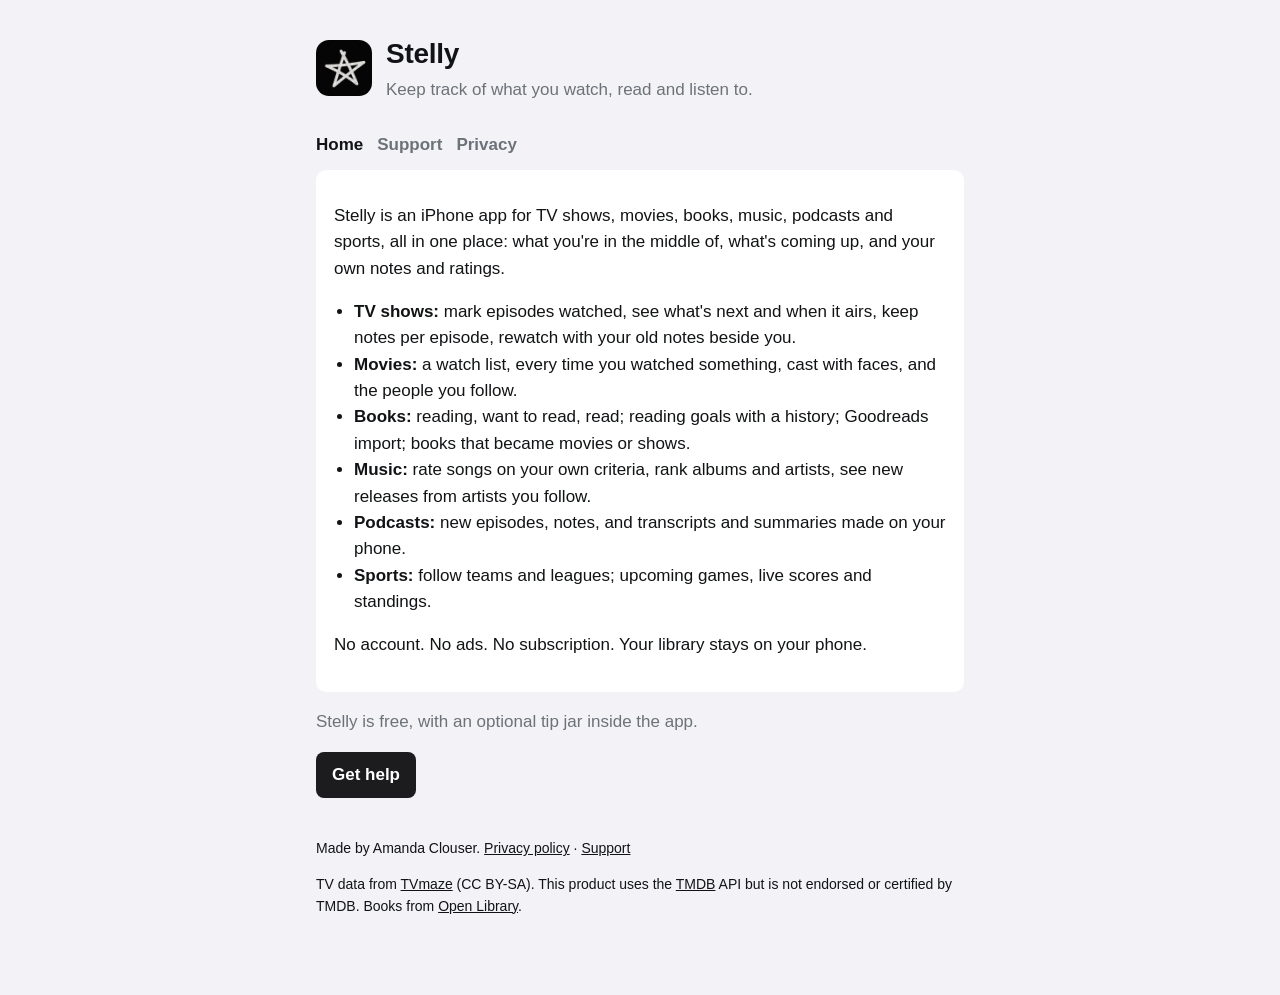
<file: index.html>
<!doctype html>
<html lang="en">
<head>
<meta charset="utf-8">
<meta name="viewport" content="width=device-width, initial-scale=1">
<title>Stelly</title>
<meta name="description" content="Stelly keeps track of what you watch, read and listen to. iPhone app. No account, no ads.">
<link rel="stylesheet" href="style.css">
<link rel="icon" href="favicon.png">
<link rel="apple-touch-icon" href="apple-touch-icon.png">
</head>
<body>
<main>
<header class="top">
  <img src="icon-512.png" alt="">
  <div><h1>Stelly</h1><p>Keep track of what you watch, read and listen to.</p></div>
</header>
<nav><a href="./" aria-current="page">Home</a><a href="support.html">Support</a><a href="privacy.html">Privacy</a></nav>

<div class="card">
<p>Stelly is an iPhone app for TV shows, movies, books, music, podcasts and sports, all in one place: what you're in the middle of, what's coming up, and your own notes and ratings.</p>
<ul>
  <li><strong>TV shows:</strong> mark episodes watched, see what's next and when it airs, keep notes per episode, rewatch with your old notes beside you.</li>
  <li><strong>Movies:</strong> a watch list, every time you watched something, cast with faces, and the people you follow.</li>
  <li><strong>Books:</strong> reading, want to read, read; reading goals with a history; Goodreads import; books that became movies or shows.</li>
  <li><strong>Music:</strong> rate songs on your own criteria, rank albums and artists, see new releases from artists you follow.</li>
  <li><strong>Podcasts:</strong> new episodes, notes, and transcripts and summaries made on your phone.</li>
  <li><strong>Sports:</strong> follow teams and leagues; upcoming games, live scores and standings.</li>
</ul>
<p>No account. No ads. No subscription. Your library stays on your phone.</p>
</div>

<p class="quiet">Stelly is free, with an optional tip jar inside the app.</p>
<p><a class="button" href="support.html">Get help</a></p>

<footer>
<p>Made by Amanda Clouser. <a href="privacy.html">Privacy policy</a> · <a href="support.html">Support</a></p>
<p>TV data from <a href="https://www.tvmaze.com">TVmaze</a> (CC BY-SA). This product uses the <a href="https://www.themoviedb.org">TMDB</a> API but is not endorsed or certified by TMDB. Books from <a href="https://openlibrary.org">Open Library</a>.</p>
</footer>
</main>
</body>
</html>
</file>
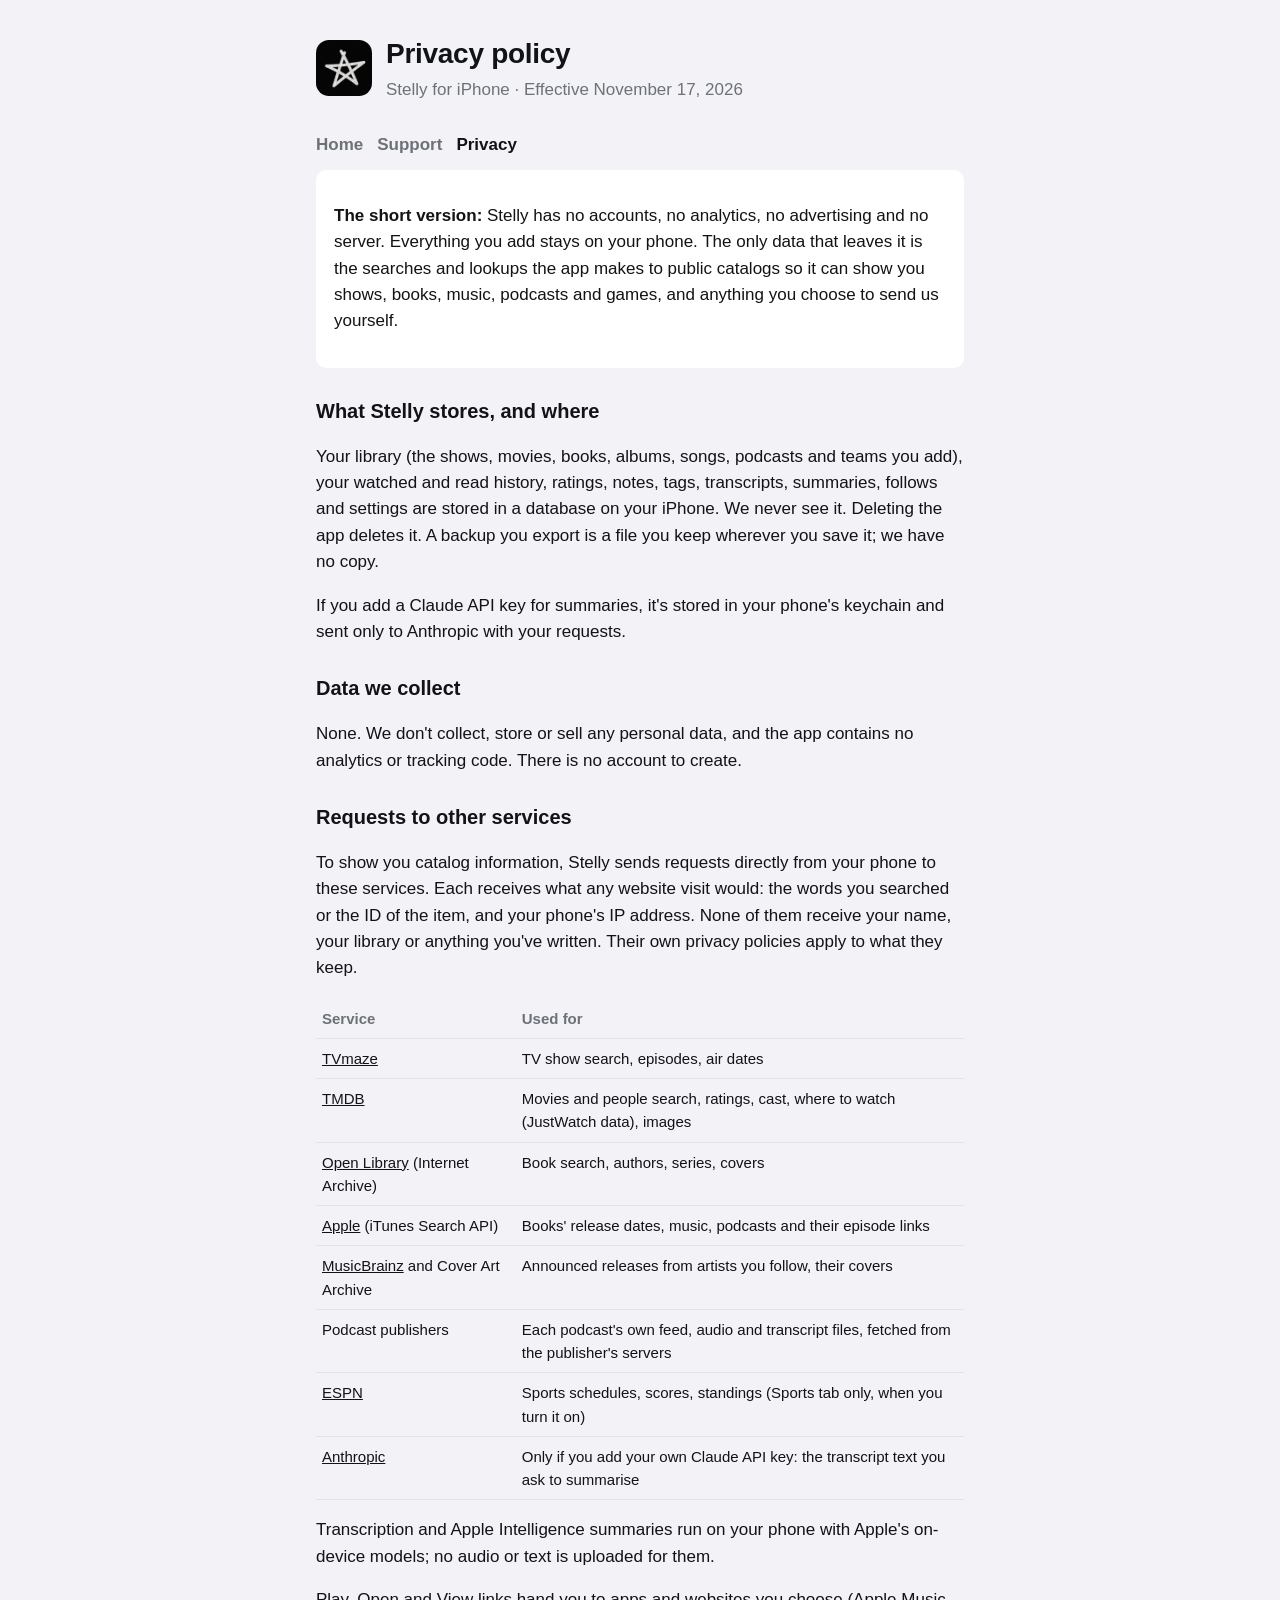
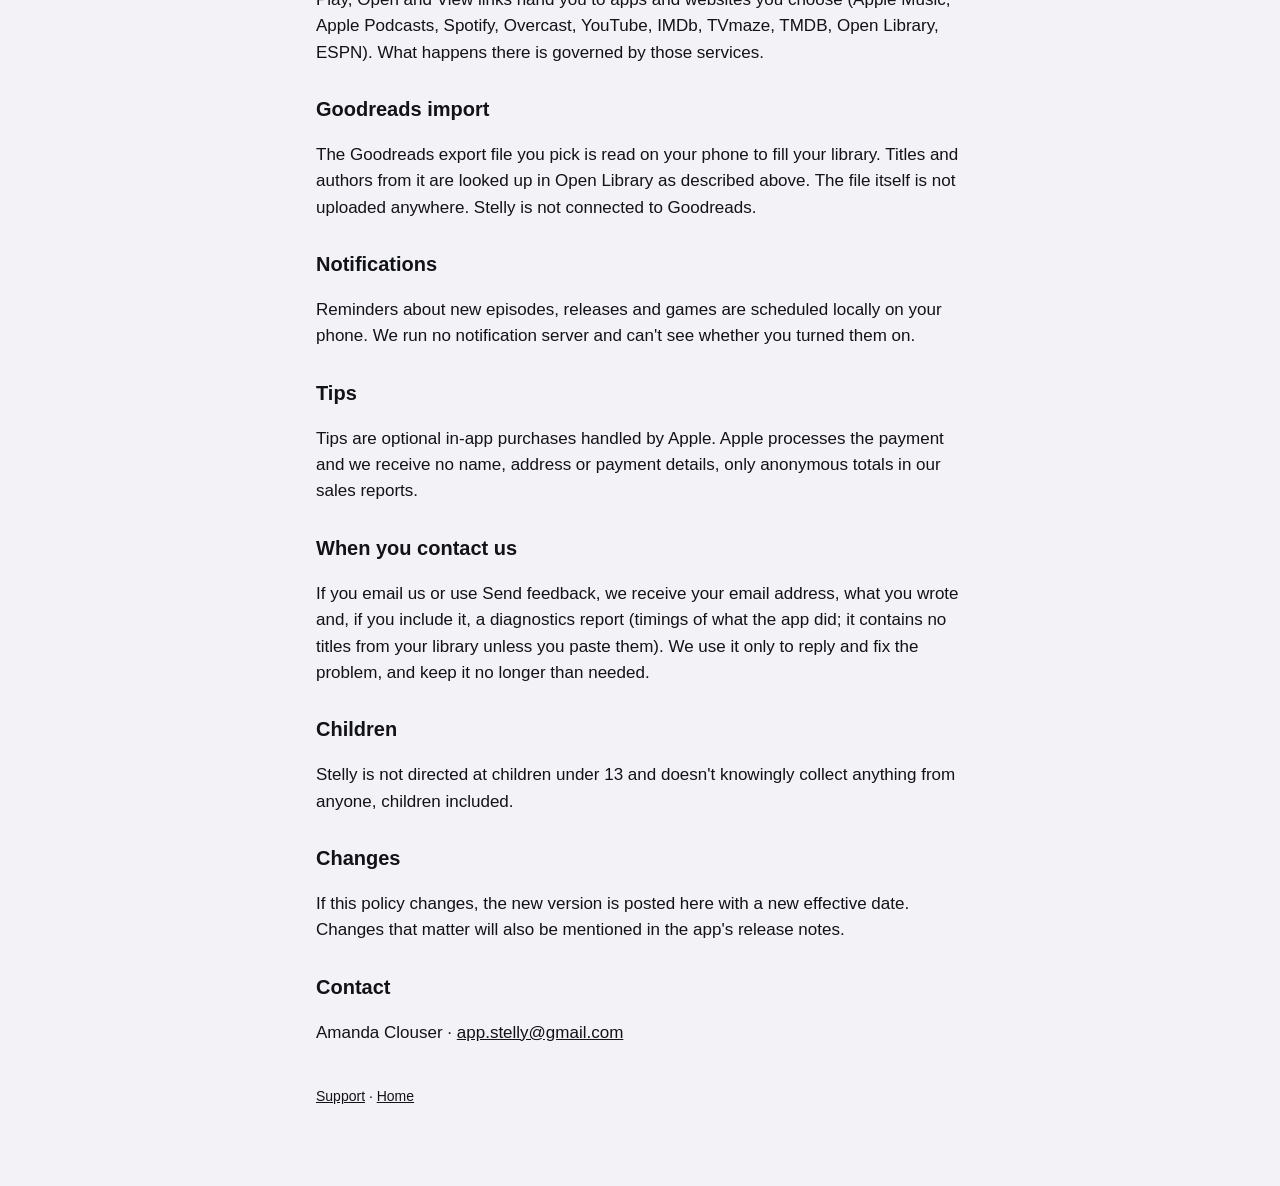
<file: privacy.html>
<!doctype html>
<html lang="en">
<head>
<meta charset="utf-8">
<meta name="viewport" content="width=device-width, initial-scale=1">
<title>Stelly privacy policy</title>
<link rel="stylesheet" href="style.css">
<link rel="icon" href="favicon.png">
<link rel="apple-touch-icon" href="apple-touch-icon.png">
</head>
<body>
<main>
<header class="top">
  <img src="icon-512.png" alt="">
  <div><h1>Privacy policy</h1><p>Stelly for iPhone · Effective November 17, 2026</p></div>
</header>
<nav><a href="./">Home</a><a href="support.html">Support</a><a href="privacy.html" aria-current="page">Privacy</a></nav>

<div class="card">
<p><strong>The short version:</strong> Stelly has no accounts, no analytics, no advertising and no server. Everything you add stays on your phone. The only data that leaves it is the searches and lookups the app makes to public catalogs so it can show you shows, books, music, podcasts and games, and anything you choose to send us yourself.</p>
</div>

<h2>What Stelly stores, and where</h2>
<p>Your library (the shows, movies, books, albums, songs, podcasts and teams you add), your watched and read history, ratings, notes, tags, transcripts, summaries, follows and settings are stored in a database on your iPhone. We never see it. Deleting the app deletes it. A backup you export is a file you keep wherever you save it; we have no copy.</p>
<p>If you add a Claude API key for summaries, it's stored in your phone's keychain and sent only to Anthropic with your requests.</p>

<h2>Data we collect</h2>
<p>None. We don't collect, store or sell any personal data, and the app contains no analytics or tracking code. There is no account to create.</p>

<h2>Requests to other services</h2>
<p>To show you catalog information, Stelly sends requests directly from your phone to these services. Each receives what any website visit would: the words you searched or the ID of the item, and your phone's IP address. None of them receive your name, your library or anything you've written. Their own privacy policies apply to what they keep.</p>
<table>
<tr><th>Service</th><th>Used for</th></tr>
<tr><td><a href="https://www.tvmaze.com/site/privacy">TVmaze</a></td><td>TV show search, episodes, air dates</td></tr>
<tr><td><a href="https://www.themoviedb.org/privacy-policy">TMDB</a></td><td>Movies and people search, ratings, cast, where to watch (JustWatch data), images</td></tr>
<tr><td><a href="https://archive.org/about/terms.php">Open Library</a> (Internet Archive)</td><td>Book search, authors, series, covers</td></tr>
<tr><td><a href="https://www.apple.com/legal/privacy/">Apple</a> (iTunes Search API)</td><td>Books' release dates, music, podcasts and their episode links</td></tr>
<tr><td><a href="https://metabrainz.org/privacy">MusicBrainz</a> and Cover Art Archive</td><td>Announced releases from artists you follow, their covers</td></tr>
<tr><td>Podcast publishers</td><td>Each podcast's own feed, audio and transcript files, fetched from the publisher's servers</td></tr>
<tr><td><a href="https://privacy.thewaltdisneycompany.com/en/">ESPN</a></td><td>Sports schedules, scores, standings (Sports tab only, when you turn it on)</td></tr>
<tr><td><a href="https://www.anthropic.com/privacy">Anthropic</a></td><td>Only if you add your own Claude API key: the transcript text you ask to summarise</td></tr>
</table>
<p>Transcription and Apple Intelligence summaries run on your phone with Apple's on-device models; no audio or text is uploaded for them.</p>
<p>Play, Open and View links hand you to apps and websites you choose (Apple Music, Apple Podcasts, Spotify, Overcast, YouTube, IMDb, TVmaze, TMDB, Open Library, ESPN). What happens there is governed by those services.</p>

<h2>Goodreads import</h2>
<p>The Goodreads export file you pick is read on your phone to fill your library. Titles and authors from it are looked up in Open Library as described above. The file itself is not uploaded anywhere. Stelly is not connected to Goodreads.</p>

<h2>Notifications</h2>
<p>Reminders about new episodes, releases and games are scheduled locally on your phone. We run no notification server and can't see whether you turned them on.</p>

<h2>Tips</h2>
<p>Tips are optional in-app purchases handled by Apple. Apple processes the payment and we receive no name, address or payment details, only anonymous totals in our sales reports.</p>

<h2>When you contact us</h2>
<p>If you email us or use Send feedback, we receive your email address, what you wrote and, if you include it, a diagnostics report (timings of what the app did; it contains no titles from your library unless you paste them). We use it only to reply and fix the problem, and keep it no longer than needed.</p>

<h2>Children</h2>
<p>Stelly is not directed at children under 13 and doesn't knowingly collect anything from anyone, children included.</p>

<h2>Changes</h2>
<p>If this policy changes, the new version is posted here with a new effective date. Changes that matter will also be mentioned in the app's release notes.</p>

<h2>Contact</h2>
<p>Amanda Clouser · <a href="mailto:app.stelly@gmail.com?subject=Stelly%20privacy">app.stelly@gmail.com</a></p>

<footer>
<p><a href="support.html">Support</a> · <a href="./">Home</a></p>
</footer>
</main>
</body>
</html>
</file>
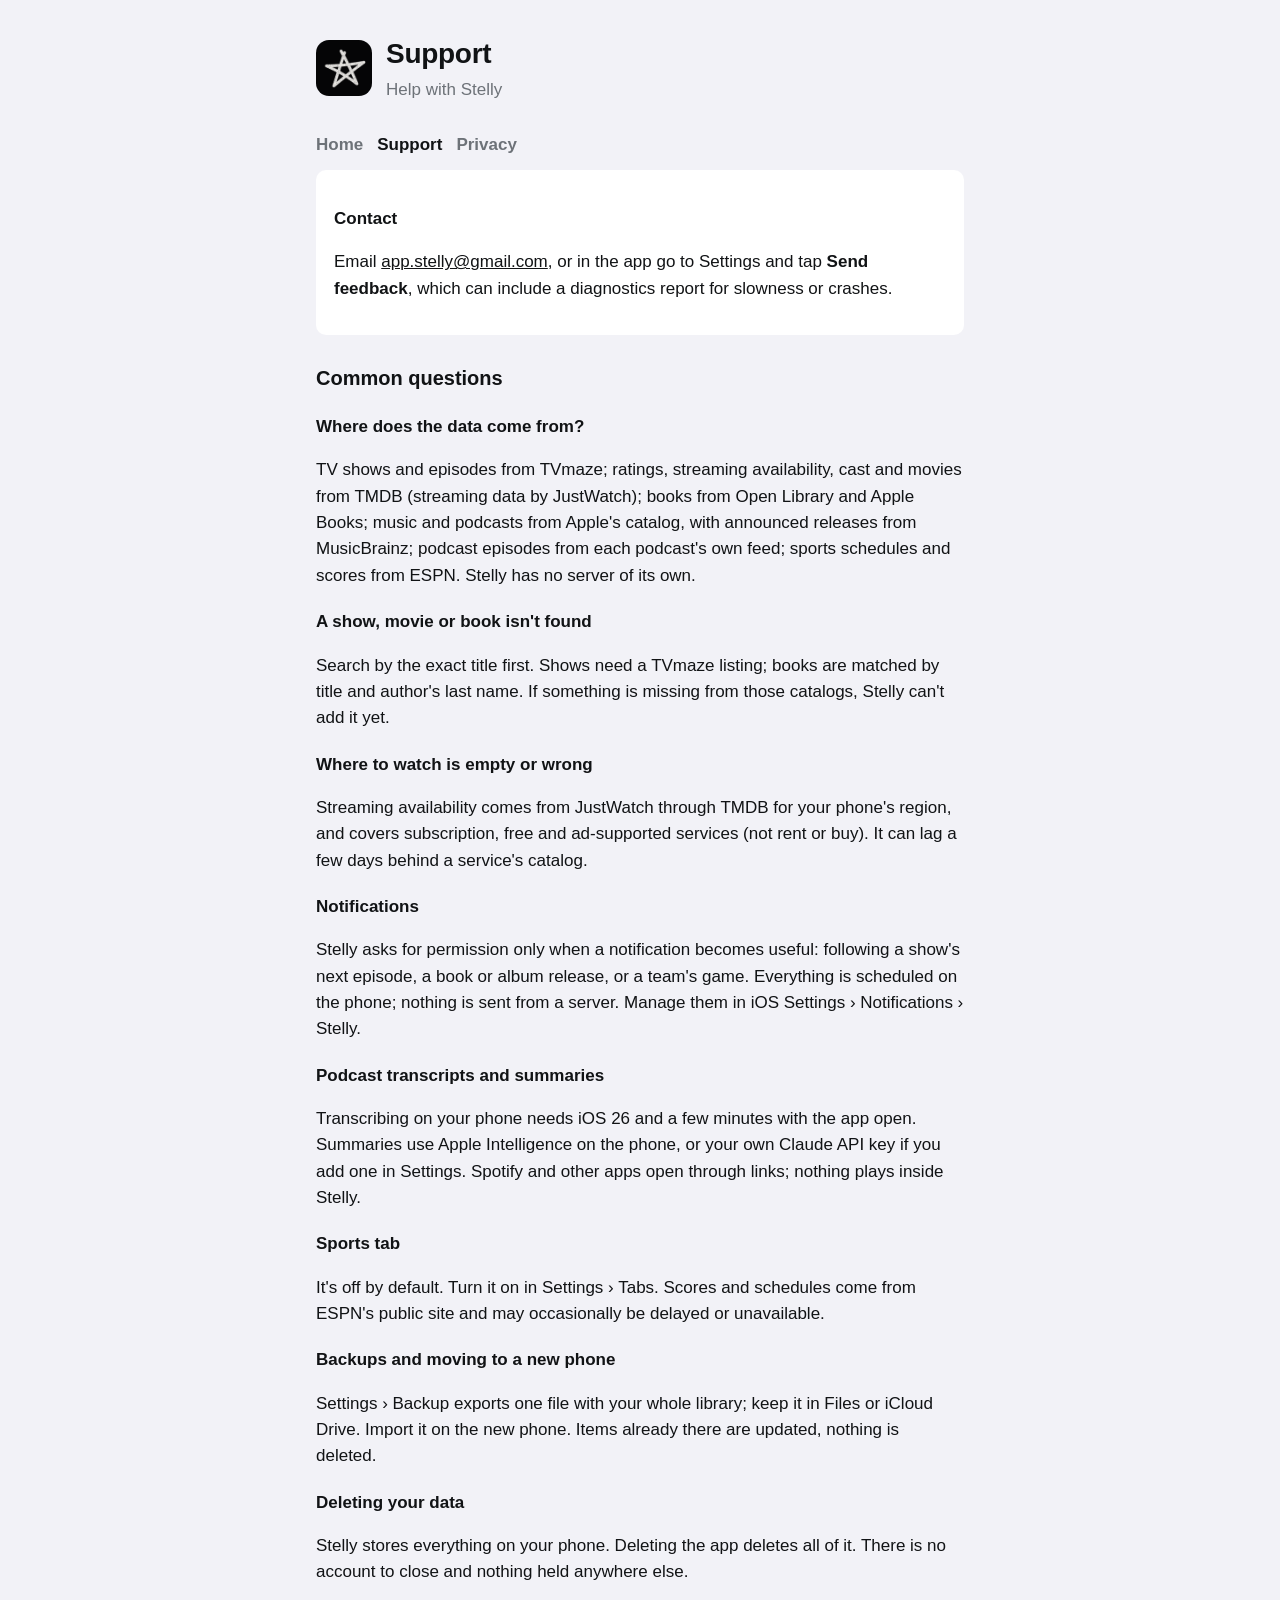
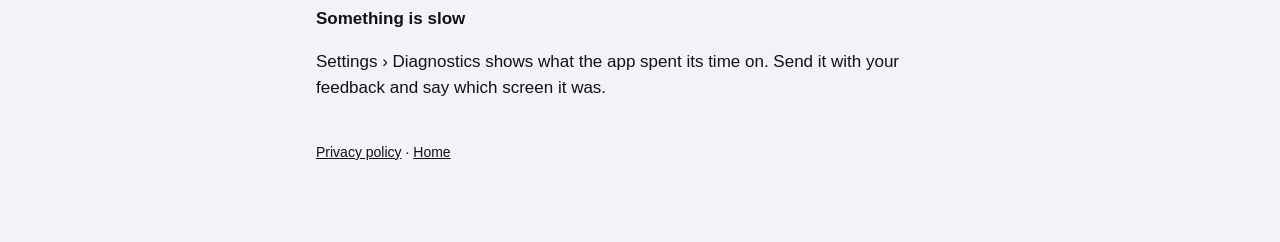
<file: support.html>
<!doctype html>
<html lang="en">
<head>
<meta charset="utf-8">
<meta name="viewport" content="width=device-width, initial-scale=1">
<title>Stelly support</title>
<link rel="stylesheet" href="style.css">
<link rel="icon" href="favicon.png">
<link rel="apple-touch-icon" href="apple-touch-icon.png">
</head>
<body>
<main>
<header class="top">
  <img src="icon-512.png" alt="">
  <div><h1>Support</h1><p>Help with Stelly</p></div>
</header>
<nav><a href="./">Home</a><a href="support.html" aria-current="page">Support</a><a href="privacy.html">Privacy</a></nav>

<div class="card">
<h3>Contact</h3>
<p>Email <a href="mailto:app.stelly@gmail.com?subject=Stelly">app.stelly@gmail.com</a>, or in the app go to Settings and tap <strong>Send feedback</strong>, which can include a diagnostics report for slowness or crashes.</p>
</div>

<h2>Common questions</h2>

<h3>Where does the data come from?</h3>
<p>TV shows and episodes from TVmaze; ratings, streaming availability, cast and movies from TMDB (streaming data by JustWatch); books from Open Library and Apple Books; music and podcasts from Apple's catalog, with announced releases from MusicBrainz; podcast episodes from each podcast's own feed; sports schedules and scores from ESPN. Stelly has no server of its own.</p>

<h3>A show, movie or book isn't found</h3>
<p>Search by the exact title first. Shows need a TVmaze listing; books are matched by title and author's last name. If something is missing from those catalogs, Stelly can't add it yet.</p>

<h3>Where to watch is empty or wrong</h3>
<p>Streaming availability comes from JustWatch through TMDB for your phone's region, and covers subscription, free and ad-supported services (not rent or buy). It can lag a few days behind a service's catalog.</p>

<h3>Notifications</h3>
<p>Stelly asks for permission only when a notification becomes useful: following a show's next episode, a book or album release, or a team's game. Everything is scheduled on the phone; nothing is sent from a server. Manage them in iOS Settings › Notifications › Stelly.</p>

<h3>Podcast transcripts and summaries</h3>
<p>Transcribing on your phone needs iOS 26 and a few minutes with the app open. Summaries use Apple Intelligence on the phone, or your own Claude API key if you add one in Settings. Spotify and other apps open through links; nothing plays inside Stelly.</p>

<h3>Sports tab</h3>
<p>It's off by default. Turn it on in Settings › Tabs. Scores and schedules come from ESPN's public site and may occasionally be delayed or unavailable.</p>

<h3>Backups and moving to a new phone</h3>
<p>Settings › Backup exports one file with your whole library; keep it in Files or iCloud Drive. Import it on the new phone. Items already there are updated, nothing is deleted.</p>

<h3>Deleting your data</h3>
<p>Stelly stores everything on your phone. Deleting the app deletes all of it. There is no account to close and nothing held anywhere else.</p>

<h3>Something is slow</h3>
<p>Settings › Diagnostics shows what the app spent its time on. Send it with your feedback and say which screen it was.</p>

<footer>
<p><a href="privacy.html">Privacy policy</a> · <a href="./">Home</a></p>
</footer>
</main>
</body>
</html>
</file>
<file: style.css>
:root { --bg:#F2F2F7; --card:#FFFFFF; --text:#111315; --quiet:#6D7278; --hairline:#E2E3E8; --ink:#1C1C1E; --on-ink:#FFFFFF; }
@media (prefers-color-scheme: dark) { :root { --bg:#000000; --card:#1C1C1E; --text:#F4F4F6; --quiet:#98989F; --hairline:#2C2C2F; --ink:#F4F4F6; --on-ink:#000000; } }
* { box-sizing: border-box; }
body { margin:0; background:var(--bg); color:var(--text); font: 17px/1.55 -apple-system, BlinkMacSystemFont, "SF Pro Text", Helvetica, Arial, sans-serif; -webkit-font-smoothing: antialiased; }
main { max-width: 680px; margin: 0 auto; padding: 32px 16px 64px; }
header.top { display:flex; align-items:center; gap:14px; margin-bottom: 28px; }
header.top img { width:56px; height:56px; border-radius:13px; }
header.top h1 { font-size: 28px; margin:0; letter-spacing:-0.01em; }
header.top p { margin:2px 0 0; color: var(--quiet); }
nav a { color: var(--quiet); text-decoration:none; margin-right: 14px; font-weight:600; }
nav a[aria-current] { color: var(--text); }
h2 { font-size: 20px; margin: 28px 0 8px; }
h3 { font-size: 17px; margin: 20px 0 6px; }
p, li { color: var(--text); }
.quiet { color: var(--quiet); }
.card { background: var(--card); border-radius: 10px; padding: 16px 18px; margin: 12px 0; }
a { color: var(--text); }
ul { padding-left: 20px; }
table { border-collapse: collapse; width:100%; font-size: 15px; }
td, th { text-align:left; padding: 8px 6px; border-bottom: 1px solid var(--hairline); vertical-align: top; }
th { color: var(--quiet); font-weight: 600; }
footer { margin-top: 40px; color: var(--quiet); font-size: 14px; }
.button { display:inline-block; background: var(--ink); color: var(--on-ink); padding: 10px 16px; border-radius: 8px; text-decoration:none; font-weight:600; }
small { color: var(--quiet); }
</file>
